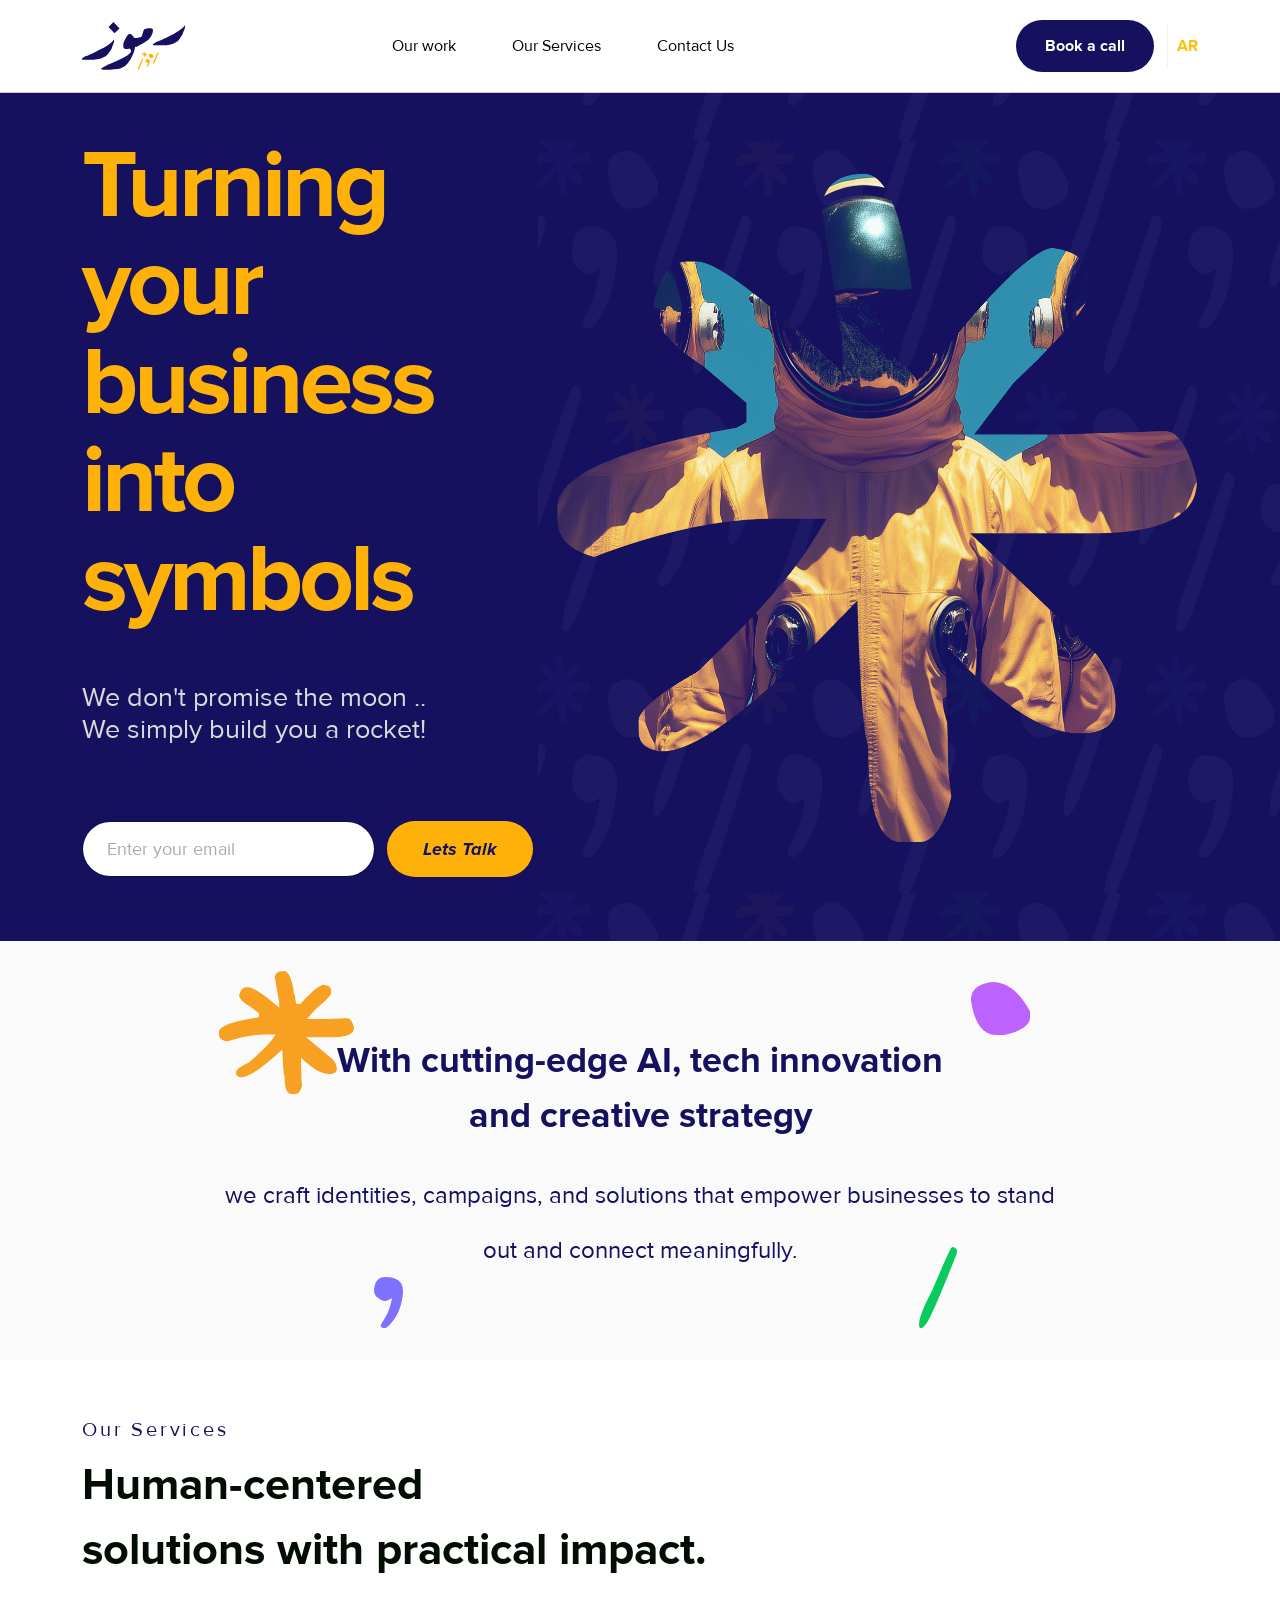
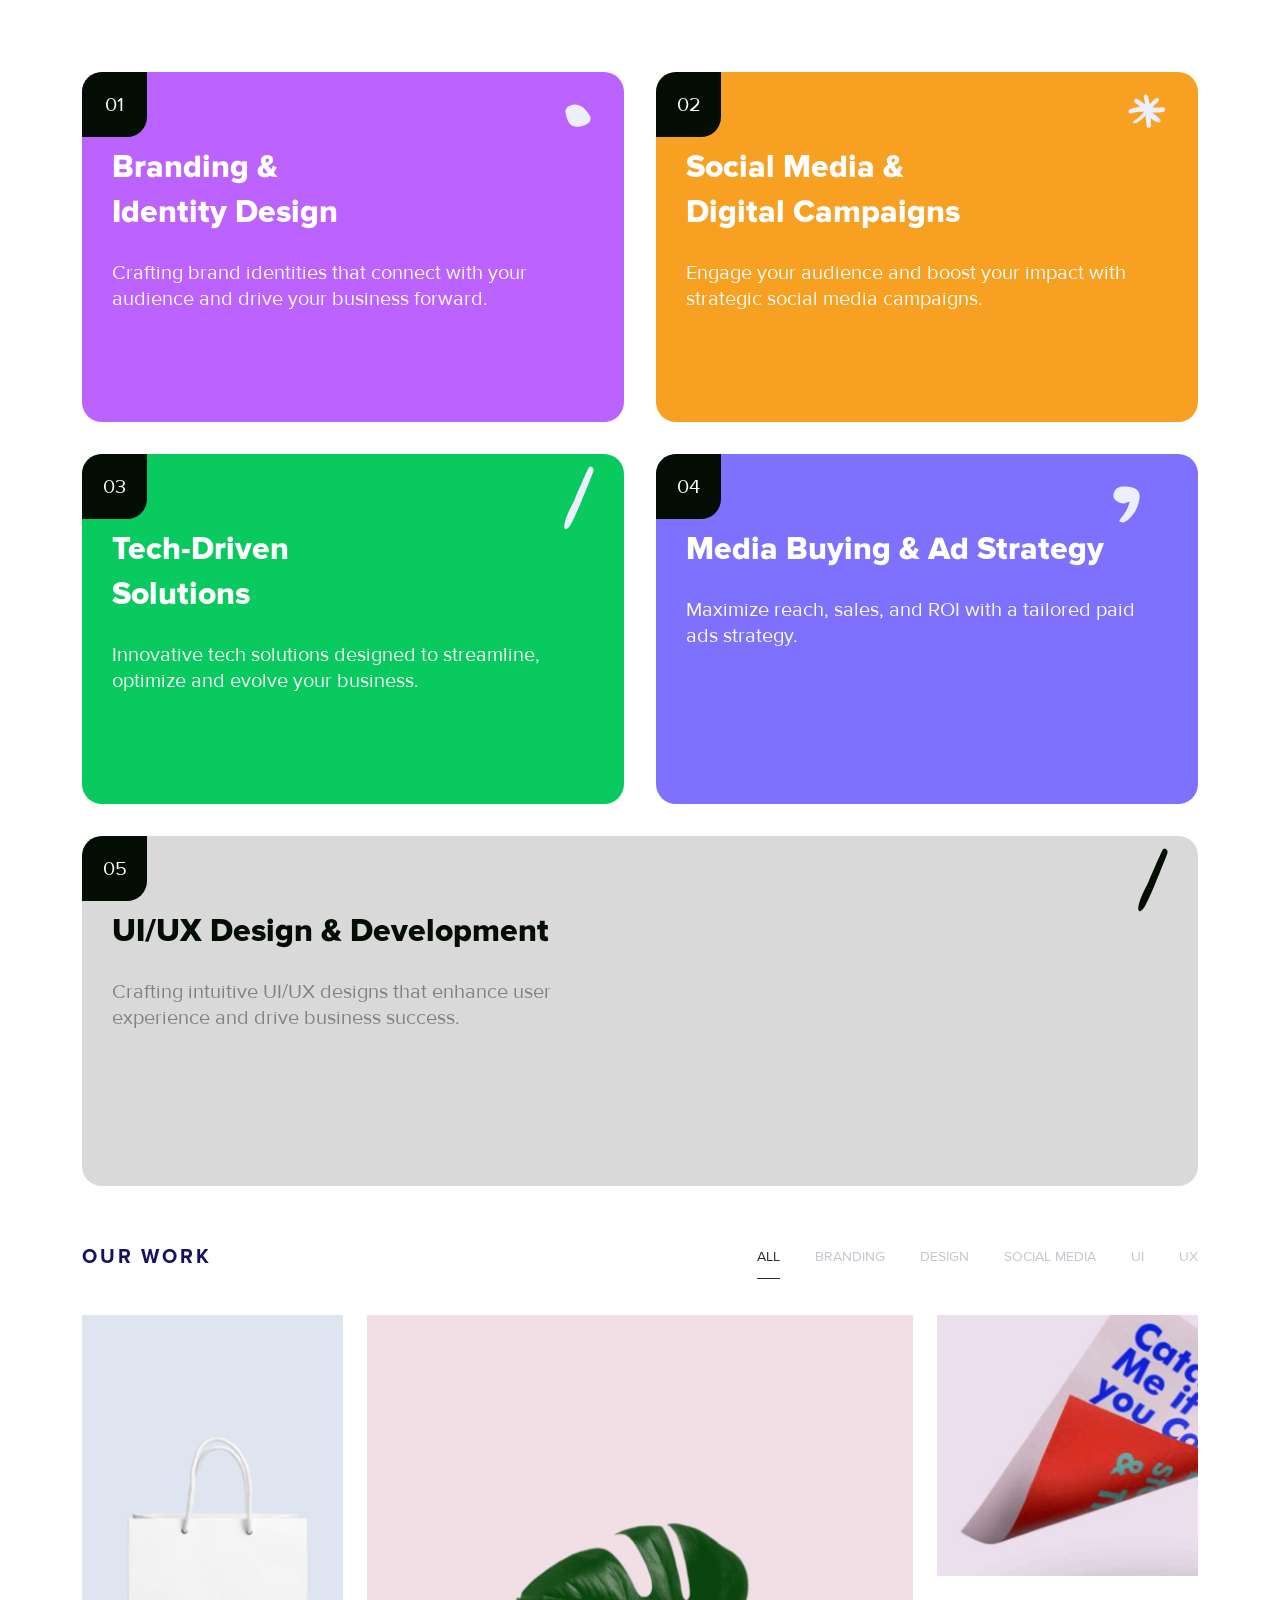
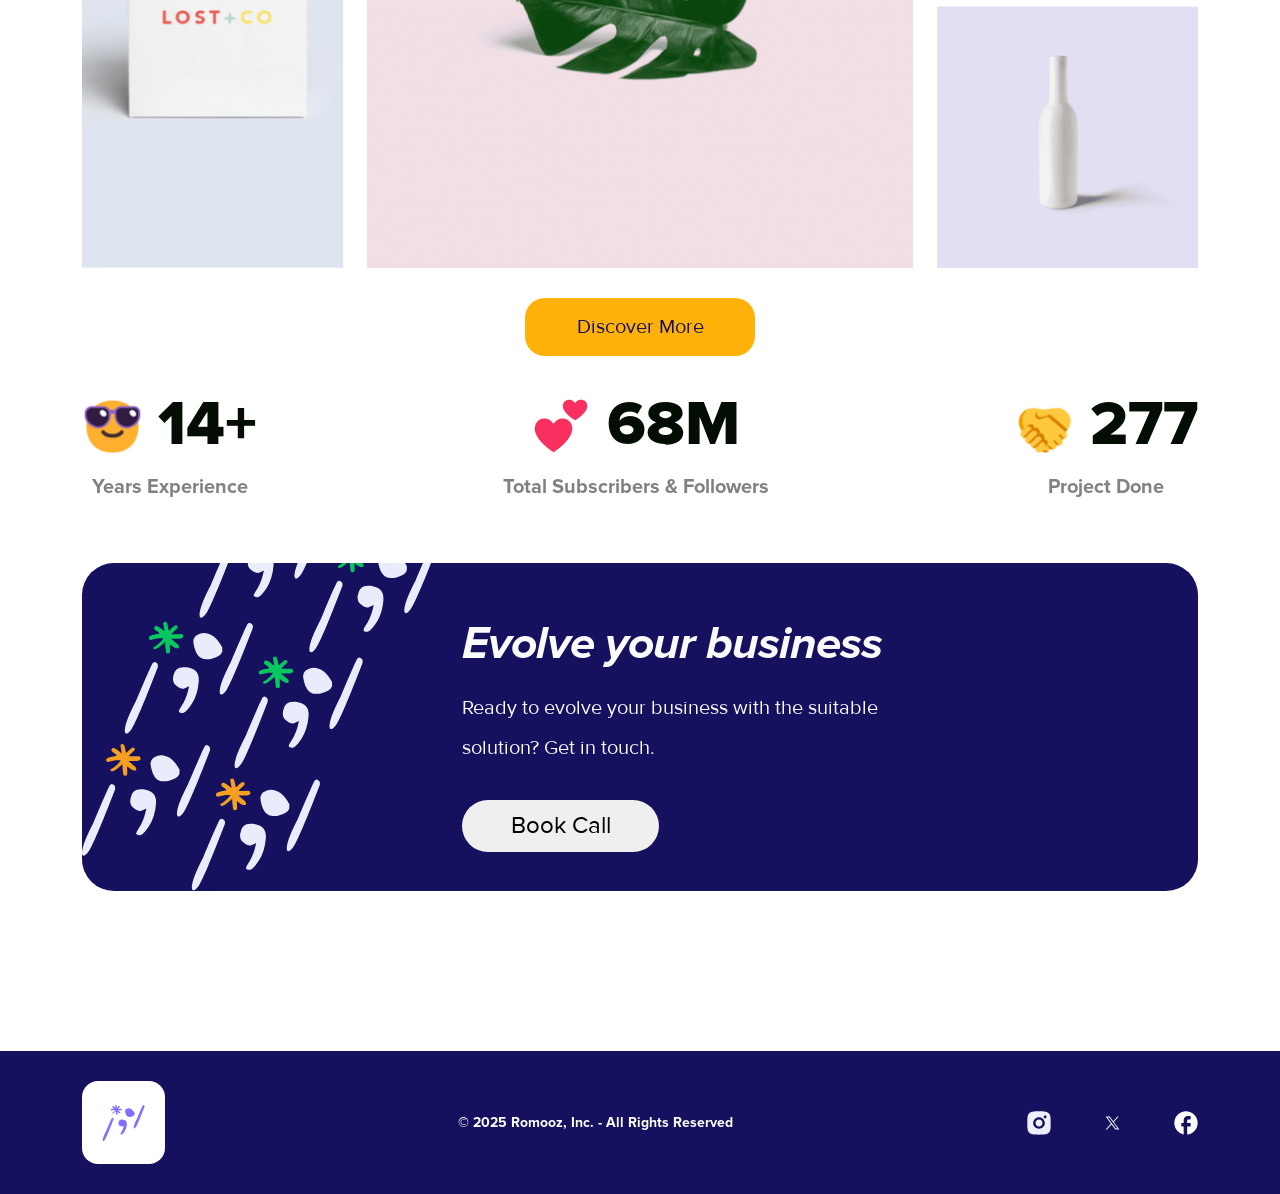
<file: index.html>
<!doctype html>
<html lang="en" dir="ltr">

<head>
    <meta charset="utf-8">
    <meta name="viewport" content="width=device-width, initial-scale=1">

    <title>Romoz || رموز - الصفحة الرئيسية</title>

    <!-- Desription | Author | Keywords -->
    <meta name="description" content="Romoz Digital Agency">
    <meta name="keywords" content="Branding, Identity Design, Romoz, ramz, رموز, رمز, Tech-Driven Solutions">
    <meta name="author" content="Romoz Agency">
    <meta name="theme-color" content="#ffffff">

    <!-- Favicon -->
    <link rel="icon" type="image/png" href="./assets/media/favicon/favicon-96x96.png" sizes="96x96" />
    <link rel="icon" type="image/svg+xml" href="./assets/media/favicon/favicon.svg" />
    <link rel="shortcut icon" href="./assets/media/favicon/favicon.ico" />
    <link rel="apple-touch-icon" sizes="180x180" href="./assets/media/favicon/apple-touch-icon.png" />
    <meta name="apple-mobile-web-app-title" content="Romoz" />
    <link rel="manifest" href="./assets/media/favicon/site.webmanifest" />

    <!-- links -->
    <link href="./assets/css/css.css" rel="preload" as="style" />
    <link rel="preload" href="./assets/media/hero.png" as="image">
    <link rel="preload" href="./assets/media/hero-pattern.svg" as="image">

    <link href="./assets/css/css.css" rel="stylesheet" />
</head>

<body>

    <header class="rmz-header">
        <div class="container">
            <div class="rmz-header__content">
                <nav class="navbar navbar-expand-lg navbar-light">
                    <a class="navbar-brand" href="">
                        <img src="./assets/media/logo1.svg" alt="Romoz Logo" loading="lazy" />
                    </a>
                    <button class="navbar-toggler" type="button" data-bs-toggle="collapse" data-bs-target="#navbarNav"
                        aria-controls="navbarNav" aria-expanded="false" aria-label="Toggle navigation">
                        <span class="navbar-toggler-icon"></span>
                    </button>
                    <div class="collapse navbar-collapse" id="navbarNav">
                        <ul class="navbar-nav ms-auto">
                            <li class="nav-item">
                                <a class="nav-link active" aria-current="page" href="">Our work</a>
                            </li>
                            <li class="nav-item">
                                <a class="nav-link" href="">Our Services</a>
                            </li>
                            <li class="nav-item">
                                <a class="nav-link" href="">Contact Us</a>
                            </li>
                        </ul>
                    </div>
                </nav>
                <div class="header-toolbar">
                    <a href="" class="rmz-btn btn-primary">Book a call</a>
                    <a href="" class="rmz-btn btn-link text-warning">AR</a>
                </div>
            </div>
        </div>

    </header>

    <main>
        <section class="rmz-hero">
            <div class="container">
                <div class="row align-items-center">
                    <div class="col-lg-5">
                        <div class="rmz-hero__content">
                            <h1 class="rmz-hero__title">Turning your business into symbols</h1>
                            <p class="rmz-hero__desc">
                                We don't promise the moon ..
                                <br>
                                We simply build you a rocket!
                            </p>
                            <form>
                                <div class="rmz-subscription-form">
                                    <input type="email" class="form-control" placeholder="Enter your email" />
                                    <button class="rmz-btn btn-secondary">Lets Talk</button>
                                </div>
                            </form>
                        </div>
                    </div>
                    <div class="col-lg-7">
                        <div class="rmz-hero__img">
                            <img src="./assets/media/hero.png" alt="image of 3 astronauts" width="100%"
                                loading="lazy" />
                        </div>
                    </div>
                </div>
            </div>
        </section>

        <section class="rmz-about">
            <div class="container about-texture">
                <div class="row justify-content-center">
                    <div class="col-lg-9 col-md-12">
                        <div class="rmz-about__content">
                            <h2 class="rmz-about__title">With cutting-edge AI, tech innovation and creative strategy
                            </h2>
                            <p class="rmz-about__desc">
                                we craft identities, campaigns, and solutions that empower businesses to stand out and
                                connect meaningfully.
                            </p>
                        </div>
                    </div>
                </div>
            </div>
        </section>

        <section class="rmz-services">
            <div class="container">
                <h2 class="rmz-services__subtitle">Our Services</h2>
                <h3 class="rmz-services__title">
                    <span>Human-centered </span>
                    solutions with practical impact.
                </h3>
                <ul class="rmz-services__list">
                    <li class="service-item circle-white">
                        <h4 class="service-item__title">Branding & Identity Design</h4>
                        <p class="service-item__desc">
                            Crafting brand identities that connect with your audience and drive your business forward.
                        </p>
                    </li>
                    <li class="service-item asterisk-white">
                        <h4 class="service-item__title">Social Media & Digital Campaigns</h4>
                        <p class="service-item__desc">
                            Engage your audience and boost your impact with strategic social media campaigns.
                        </p>
                    </li>
                    <li class="service-item slash-white">
                        <h4 class="service-item__title">Tech-Driven Solutions</h4>
                        <p class="service-item__desc">
                            Innovative tech solutions designed to streamline, optimize and evolve your business.
                        </p>
                    </li>
                    <li class="service-item comma-white">
                        <h4 class="service-item__title">Media Buying & Ad Strategy</h4>
                        <p class="service-item__desc">
                            Maximize reach, sales, and ROI with a tailored paid ads strategy.
                        </p>
                    </li>
                    <li class="service-item slash-black">
                        <h4 class="service-item__title">UI/UX Design & Development</h4>
                        <p class="service-item__desc">
                            Crafting intuitive UI/UX designs that enhance user experience and drive business success.
                        </p>
                    </li>
                </ul>
            </div>
        </section>

        <section class="rmz-portfolio">
            <div class="container">
                <div class="rmz-portfolio__content">
                    <div class="rmz-portfolio__header">
                        <h2 class="rmz-portfolio__title">Our Work</h2>
                        <div class="rmz-portfolio__filter">
                            <button class="rmz-btn filter-btn active" data-filter="all">All</button>
                            <button class="rmz-btn filter-btn" data-toggle=".branding">Branding</button>
                            <button class="rmz-btn filter-btn" data-toggle=".design">Design</button>
                            <button class="rmz-btn filter-btn" data-toggle=".social">Social Media</button>
                            <button class="rmz-btn filter-btn" data-toggle=".ui">UI</button>
                            <button class="rmz-btn filter-btn" data-toggle=".ux">UX</button>
                        </div>
                    </div>
                    <div class="rmz-portfolio__items portfolio">
                        <div class="row">
                            <div class="col-lg-3 branding mix">
                                <div class="portfolio-item">
                                    <img src="./assets/media/portfolio/branding.png" alt="Branding Project 1"
                                        loading="lazy" />
                                </div>
                            </div>
                            <div class="col-lg-6 social branding mix">
                                <div class="portfolio-item">
                                    <img src="./assets/media/portfolio/social.png" alt="Social Media Project 1"
                                        loading="lazy" />
                                </div>
                            </div>
                            <div class="col-lg-3">
                                <div class="row">
                                    <div class="col-12 ui ux mix">
                                        <div class="portfolio-item">
                                            <img src="./assets/media/portfolio/ui.png" alt="ui Project 1"
                                                loading="lazy" />
                                        </div>
                                    </div>
                                    <div class="col-12 ux mix">
                                        <div class="portfolio-item">
                                            <img src="./assets/media/portfolio/ux.png" alt="UX Project 1"
                                                loading="lazy" />
                                        </div>
                                    </div>
                                </div>
                            </div>
                        </div>
                    </div>

                    <div class="rmz-portfolio__more">
                        <a href="" class="rmz-btn btn-secondary">Discover More</a>
                    </div>

                </div>
            </div>
        </section>

        <section class="rmz-counters">
            <div class="container">
                <ul class="rmz-counters__content">
                    <li>
                        <div class="counter-icon">
                            <img src="./assets/media/smily.png" alt="smiley face icon"  loading="lazy" />
                            <span>14+</span>
                        </div>
                        <h2 class="counter-title">Years Experience</h2>
                    </li>
                    <li>
                        <div class="counter-icon">
                            <img src="./assets/media/hearts.png" alt="hearts icon" />
                            <span>68M</span>
                        </div>
                        <h2 class="counter-title">Total Subscribers & Followers</h2>
                    </li>
                    <li>
                        <div class="counter-icon">
                            <img src="./assets/media/handshake.png" alt="handshake icon"  loading="lazy" />
                            <span>277</span>
                        </div>
                        <h2 class="counter-title">Project Done</h2>
                    </li>
                </ul>
            </div>
        </section>

        <section class="rmz-contact">
            <div class="container">
                <div class="rmz-contact__content">
                    <div class="row align-items-center">
                        <div class="col-lg-4">
                            <div class="rmz-contact__pattern">
                                <img src="./assets/media/contact-pattern.svg" width="100%" alt="Romoz logo Pattern" >
                            </div>
                        </div>
                        <div class="col-lg-8">
                            <div class="rmz-contact__cta">
                                <h2 class="rmz-contact__title">Evolve your business</h2>
                                <p class="rmz-contact__desc">Ready to evolve your business with the suitable solution? Get in touch. </p>
                                <button class="rmz-btn btn-white">Book Call</button>
                            </div>
                        </div>
                    </div>
                </div>
            </div>
        </section>
    </main>

    <footer class="rmz-footer">
        <div class="container">
            <div class="rmz-footer__content">
                <div class="footer-logo">
                    <img src="./assets/media/logo2.svg" alt="Romoz Logo" width="43" height="38" loading="lazy" >
                </div>
                <p class="footer-copyrights">© 2025 Romooz, Inc. - All Rights Reserved</p>
                <ul class="footer-social">
                    <li>
                        <a href="" target="_blank">
                            <img src="./assets/media/instagram.svg" alt="instagram icon" width="24" height="24" loading="lazy" >
                        </a>
                    </li>
                    <li>
                        <a href="" target="_blank">
                            <img src="./assets/media/x.svg" alt="x icon" width="24" height="24" loading="lazy" >
                        </a>
                    </li>
                    <li>
                        <a href="" target="_blank">
                            <img src="./assets/media/facebook.svg" alt="facebook icon" width="24" height="24" loading="lazy" >
                        </a>
                    </li>
                </ul>
            </div>
        </div>
    </footer>

    <!-- scripts -->
    <script src="./assets/vendors/bootstrap.bundle.min.js" defer></script>
    <script type='text/javascript' src='./assets/vendors/mixitup.min.js' defer></script>
    <script>
        document.addEventListener("DOMContentLoaded", function () {
            var portfolioItem = document.querySelector('.rmz-portfolio');
            if (portfolioItem) {
                var mixer = mixitup(portfolioItem, {
                    controls: {
                        scope: 'local'
                    }
                });
            }
        });
    </script>

</body>

</html>
</file>
<file: assets/css/css.css>
@import url("../vendors/bootstrap.min.css");

/*=============*/
/* Fonts */
/* font weight light */
@font-face {
  font-family: "Proxima Nova";
  src: url("../fonts/proximanova_light.otf");
  src: url("../fonts/proximanova_light.otf") format("opentype");
  font-weight: 300;
  font-style: normal;
}
/* font weight normal */
@font-face {
  font-family: "Proxima Nova";
  src: url("../fonts/proximanova_regular.ttf");
  src: url("../fonts/proximanova_regular.ttf") format("truetype");
  font-weight: 400;
  font-style: normal;
}
/* font weight bold */
@font-face {
  font-family: "Proxima Nova";
  src: url("../fonts/proximanova_bold.otf");
  src: url("../fonts/proximanova_bold.otf") format("opentype");
  font-weight: 700;
  font-style: normal;
}
/* font weight bold talic */
@font-face {
  font-family: "Proxima Nova";
  src: url("../fonts/proximanova_boldit.otf");
  src: url("../fonts/proximanova_boldit.otf") format("opentype");
  font-weight: 700;
  font-style: italic;
}
/* font weight Extar bold */
@font-face {
  font-family: "Proxima Nova";
  src: url("../fonts/proximanova_extrabold.otf");
  src: url("../fonts/proximanova_extrabold.otf") format("opentype");
  font-weight: 800;
  font-style: normal;
}
/* font weight black */
@font-face {
  font-family: "Proxima Nova";
  src: url("../fonts/proximanova_black.ttf");
  src: url("../fonts/proximanova_black.otf") format("opentype"),
    url("../fonts/proximanova_black.ttf") format("truetype");
  font-weight: 900;
  font-style: normal;
}
/* font weight black Italic*/
@font-face {
  font-family: "Proxima Nova";
  src: url("../fonts/proximanova_blackit.otf");
  src: url("../fonts/proximanova_blackit.otf") format("opentype");
  font-weight: 900;
  font-style: italic;
}

/*=============*/
/* Reset Style */
body,
h1,
h2,
h3,
h4,
h5,
h6,
p {
  margin: 0;
}
a {
  text-decoration: none;
  transition: 0.2s all ease-in-out;
  cursor: pointer;
}
a:-webkit-any-link:focus-visible {
  outline: 0px;
}
p {
  margin: 0;
}
ul {
  list-style: none;
  padding: 0;
  margin: 0;
}
img {
  width: 100%;
}
/*=============*/
/* Body | RTL */
body {
  color: var(--clr-body);
  background: var(--bg-body);
  font-size: 16px;
  font-weight: 400;
  font-family: "Proxima Nova", sans-serif;
}
/*=============*/
/* Variables */
:root {
  --bg-body: #ffffff;
  --clr-body: #000000;
  --clr-primary: #15115f;
  --clr-secondary: #feb109;
  --clr-warning: #f7a022;
  --clr-success: #09ca5f;
  --clr-gray: #c2c6cd;
  --clr-gray-1: #edeffe;

  --clr-third: #BB62FF;
  --clr-info: #7E71FE;
}
/*=============*/
/* Components */
.rmz-btn {
  display: inline-flex;
  align-items: center;
  justify-content: center;
  padding: 16px 29px;
  border-radius: 40vw;
  text-decoration: none;
  font-size: 16px;
  line-height: 20px;
  font-weight: 600;
}
.rmz-btn.btn-primary {
  background: var(--clr-primary);
  color: white;
}
.rmz-btn.btn-link {
  padding: 0;
}
.rmz-btn.btn-secondary {
  background: var(--clr-secondary);
  color: var(--clr-primary);
}
.rmz-btn.btn-white {
  min-width: 197px;
  font-size: 24px;
  font-weight: 400;
  line-height: 20px;
  color: #000;
  border: 0;
}
/*=============*/
/* Header */
.rmz-header {
  border-bottom: 1px solid rgba(0, 0, 0, 0.2);
}
.rmz-header .rmz-header__content {
  display: flex;
  align-items: center;
  justify-content: space-between;
  gap: 1rem;
  padding: 20px 0;
}
.rmz-header .rmz-header__content .navbar {
  flex: 1.5;
  padding-block: 0;
}
.rmz-header .rmz-header__content .navbar .navbar-collapse {
  justify-content: center;
}
.rmz-header .rmz-header__content .navbar-nav {
  gap: 2.5rem;
  justify-content: flex-end;
  width: 100%;
}
.rmz-header .rmz-header__content .navbar-brand {
  padding: 0;
}
.rmz-header .rmz-header__content .navbar-nav .nav-link {
  color: #000000;
  font-weight: 400;
  font-size: 1rem;
  line-height: 20px;
}
.rmz-header .rmz-header__content .header-toolbar {
  flex: 1;
  display: flex;
  align-items: center;
  justify-content: flex-end;
  gap: 23px;
  position: relative;
  flex-wrap: wrap;
}
.rmz-header .rmz-header__content .header-toolbar:before {
  content: "";
  position: absolute;
  width: 1px;
  height: 44px;
  inset-inline-end: 30px;
  background-color: #000000;
  opacity: 0.05;
}
@media screen and (max-width:991.98px) {
  .rmz-header .navbar-toggler {display: none;}
}
/*=============*/
/* Hero */
.rmz-hero {
  background: var(--clr-primary);
  padding-block: 2.8rem 4rem;
  padding-inline: 1.5rem;
  position: relative;
  isolation: isolate;
}
.rmz-hero::before{
  content:'';
  position: absolute;
  top: 0;
  inset-inline-end: 0;
  width: 58%;
  height: 100%;
  background: url('../media/hero-pattern.svg') repeat center;
  z-index: -1;
  opacity: 0.23;
}
.rmz-hero .rmz-hero__content .rmz-hero__title {
  font-size: 96px;
  font-weight: 700;
  line-height: 98.5px;
  letter-spacing: -4px;
  color: var(--clr-secondary);
  margin-bottom: 52px;
}
.rmz-hero .rmz-hero__content .rmz-hero__desc {
  font-size: 27px;
  font-weight: 400;
  line-height: 32px;
  color: #d9d9d9;
  margin-bottom: 75px;
}
.rmz-hero .rmz-subscription-form {
  display: flex;
  align-items: center;
  gap: 12px;
}
.rmz-hero .rmz-subscription-form .form-control {
  padding: 16px 24px;
  font-size: 18px;
  font-weight: 400;
  line-height: 18px;
  color: #aaaaaa;
  border-radius: 4vw;
  max-width: 75%;
  border: 1px solid rgba(0, 0, 0, 0.2);
  color: #000;
  max-width: 340px;
}
.rmz-hero .rmz-subscription-form .form-control::placeholder {
  color: #aaaaaa;
}
.rmz-hero .rmz-subscription-form .form-control:focus-visible,
.rmz-hero .rmz-subscription-form .form-control:focus {
  box-shadow: 0 0 0px 2px var(--clr-secondary);
  border-color: var(--clr-secondary);
}
.rmz-hero .rmz-subscription-form .rmz-btn {
  font-size: 18px;
  font-style: italic;
  font-weight: 700;
  line-height: 20px;
  min-width: 146px;
  border-color: transparent;
}
.rmz-hero .rmz-subscription-form .rmz-btn:focus,
.rmz-hero .rmz-subscription-form .rmz-btn:focus-visible {
  border-color: var(--clr-primary);
  outline: 2px solid var(--clr-secondary);
}
.rmz-hero .rmz-hero__img {
  max-width: 640px;
  mix-blend-mode: lighten;
}
@media screen and (min-width: 992px) {
  .rmz-hero {min-height: calc(100vh - 93px);}
}
@media screen and (max-width: 991.98px) {
  .rmz-hero .rmz-hero__img {padding-top: 50px;}
}
/*=============*/
/* About */
.rmz-about {
  background: #fafafa;
  padding-block: 93px 82px;
  padding-inline: 24px;
  position: relative;
}
.about-texture{position: relative;}
.about-texture::before,
.about-texture::after{
  content: '';
  position: absolute;
}
.about-texture::before{
  width: 135px;
  height: 123px;
  background: url('../media/asterisk.svg') no-repeat center;
  background-size: 135px 123px;
  inset-inline-start: 149px;
  top: -63px;
}
.about-texture::after{
  width: 59px;
  height:53px;
  background: url('../media/circle.svg') no-repeat center;
  background-size: 59px 53px;
  inset-inline-end: 180px;
  top: -52px;
}

.rmz-about__content {
  position: relative;
}
.rmz-about__content::before,
.rmz-about__content::after{
  content: '';
  position: absolute;
  bottom: -50px;
}
.rmz-about__content::before{
  width: 29px;
  height: 51px;
  background: url('../media/comma.svg') no-repeat center;
  background-size: 29px 51px;
  inset-inline-start: 149px;
}
.rmz-about__content::after{
  width: 38px;
  height:81px;
  background: url('../media/slash.svg') no-repeat center;
  background-size: 38px 81px;
  inset-inline-end: 99px;
}

.rmz-about .rmz-about__content .rmz-about__title {
  font-size: 36px;
  font-weight: 700;
  line-height: 55px;
  text-align: center;

  margin-inline: auto;
  color: var(--clr-primary);
  margin-bottom: 24px;
}
.rmz-about .rmz-about__content .rmz-about__desc {
  font-size: 24px;
  font-weight: 400;
  line-height: 55px;
  text-align: center;
  color: var(--clr-primary);
}
@media screen and (min-width: 992px) {
  .rmz-about .rmz-about__content .rmz-about__title {
    max-width: 640px;
  }
}
@media screen and (max-width: 1199.98px){
  .rmz-about .about-texture::after {inset-inline-end: 70px;}
  .rmz-about__content::before {inset-inline-start: 20px;}
  .rmz-about__content::after {inset-inline-end: 30px;}
  .rmz-about .about-texture::before {
      inset-inline-start: 0;
      inset-inline-start: -80px;
      width: 115px;
      height: 103px;
      background-size: 115px 103px;
      top: -80px;
  }
}
@media screen and (max-width: 991.98px){
  .rmz-about .about-texture::after {inset-inline-end: -30px;}
  .rmz-about .about-texture::before {inset-inline-start: -80px;}
}
/*=============*/
/* Services */
.rmz-services {
  padding: 63px;
  position: relative;
}
.rmz-services .rmz-services__subtitle {
  font-size: 20px;
  font-weight: 400;
  line-height: 14px;
  letter-spacing: 2.8px;
  margin-bottom: 1rem;
  color: var(--clr-primary);
}
.rmz-services .rmz-services__title {
  font-size: 45px;
  font-weight: 700;
  line-height: 64.4px;
  color: #030d03;
  margin-bottom: 90px;
}
@media screen and (min-width: 992px) {
  .rmz-services .rmz-services__title > span {
    display: block;
  }
}
.rmz-services .rmz-services__list {
  display: flex;
  align-items: center;
  gap: 32px;
  flex-wrap: wrap;
  counter-reset: service-counter;
}
.rmz-services .rmz-services__list .service-item {
  min-height: 350px;
  min-width: 356px;
  padding: 74px 30px 50px;
  flex: 1 0 30%;
  border-radius: 20px;
  background: #D9D9D9;
  position: relative;
  counter-increment: service-counter;
}
.rmz-services .rmz-services__list .service-item::before {
  content: counter(service-counter, decimal-leading-zero);
  width: 65px;
  height: 65px;
  position: absolute;
  top: 0;
  inset-inline-start: 0;
  display: flex;
  align-items: center;
  justify-content: center;
  font-size: 20px;
  font-weight: 500;
  line-height: 26px;
  color: white;
  /* background: var(--clr-primary); */
  background: #030D03;
  border-start-start-radius: 20px;
  border-end-end-radius: 20px;
}
.rmz-services .rmz-services__list .service-item .service-item__title {
  font-size: 32px;
  font-weight: 800;
  line-height: 44.8px;
  color: #030D03;
  margin-bottom: 24px;
}
.rmz-services .rmz-services__list .service-item .service-item__desc {
  font-size: 20px;
  font-weight: 400;
  line-height: 26px;
  color: #818181;
}
@media screen and (min-width: 992px) {
  .rmz-services .rmz-services__list .service-item .service-item__desc {max-width: 456px;}
  .rmz-services .rmz-services__list .service-item:first-child .service-item__title,
  .rmz-services .rmz-services__list .service-item:nth-child(2) .service-item__title,
  .rmz-services .rmz-services__list .service-item:nth-child(3) .service-item__title{max-width: 280px;}
}

.rmz-services .rmz-services__list .service-item:first-child{background: var(--clr-third);}
.rmz-services .rmz-services__list .service-item:nth-child(2){background: var(--clr-warning);}
.rmz-services .rmz-services__list .service-item:nth-child(3){background: var(--clr-success);}
.rmz-services .rmz-services__list .service-item:nth-child(4){background: var(--clr-info);}
.rmz-services .rmz-services__list .service-item:first-child .service-item__title,
.rmz-services .rmz-services__list .service-item:first-child .service-item__desc,
.rmz-services .rmz-services__list .service-item:nth-child(2) .service-item__title,
.rmz-services .rmz-services__list .service-item:nth-child(2) .service-item__desc,
.rmz-services .rmz-services__list .service-item:nth-child(3) .service-item__title,
.rmz-services .rmz-services__list .service-item:nth-child(3) .service-item__desc,
.rmz-services .rmz-services__list .service-item:nth-child(4) .service-item__title,
.rmz-services .rmz-services__list .service-item:nth-child(4) .service-item__desc{color: white}
/*=============*/
.circle-white::after{
  content: '';
  position: absolute;
  width: 26px;
  height: 23px;
  background: url('../media/circle-white.svg') no-repeat center;
  background-size: 26px 23px;
  top: 32px;
  inset-inline-end: 33px;
}
.asterisk-white::after{
  content: '';
  position: absolute;
  width: 38px;
  height: 34px;
  background: url('../media/asterisk-white.svg') no-repeat center;
  background-size: 38px 34px;
  inset-inline-end: 32px;
  top: 22px;
}
.slash-white::after{
  content: '';
  position: absolute;
  width: 30px;
  height: 64px;
  background: url('../media/slash-white.svg') no-repeat center;
  background-size: 30px 64px;
  top: 12px;
  inset-inline-end: 30px;
}
.slash-black::after{
  content: '';
  position: absolute;
  width: 30px;
  height: 64px;
  background: url('../media/slash-black.svg') no-repeat center;
  background-size: 30px 64px;
  top: 12px;
  inset-inline-end: 30px;
}
.comma-white::after{
  content: '';
  position: absolute;
  width: 27px;
  height: 37px;
  background: url('../media/comma-white.svg') no-repeat center;
  background-size: 27px 37px;
  top: 32px;
  inset-inline-end: 58px;
}
/*=============*/
/* Portfolio */
.rmz-portfolio__header {
  display: flex;
  align-items: center;
  justify-content: space-between;
  gap: 16px;
  margin-bottom: 50px;
}
.rmz-portfolio__header .rmz-portfolio__title {
  font-family: Proxima Nova;
  font-size: 20px;
  font-weight: 700;
  line-height: 14px;
  letter-spacing: 2.8px;
  color: var(--clr-primary);
  text-transform: uppercase;
  min-width: max-content;
}
.rmz-portfolio__header .rmz-portfolio__filter {
  display: flex;
  align-items: center;
  gap: 30px 35px;
  flex-wrap: wrap;
}
.rmz-portfolio__header .rmz-portfolio__filter .rmz-btn.filter-btn {
  padding: 0;
  border: 0;
  background: transparent;
  font-size: 14px;
  font-weight: 500;
  line-height: 16px;
  color: #C2C6CD;
  text-transform: uppercase;
  position: relative;
}
.rmz-portfolio__header .rmz-portfolio__filter .rmz-btn.filter-btn::before{
  content: '';
  position: absolute;
  width: 0;
  height: 1px;
  background: #272B2B;
  bottom: -14px;
  transition: 0.3s width ease-in-out;
}
.rmz-portfolio__header .rmz-portfolio__filter .rmz-btn.filter-btn.mixitup-control-active,
.rmz-portfolio__header .rmz-portfolio__filter .rmz-btn.filter-btn:hover{color: #272B2B;}
.rmz-portfolio__header .rmz-portfolio__filter .rmz-btn.filter-btn.mixitup-control-active::before,
.rmz-portfolio__header .rmz-portfolio__filter .rmz-btn.filter-btn:hover::before{width: 100%;}

.rmz-portfolio__items .row .row{height: calc(100% - 30px);}
.rmz-portfolio__items .portfolio-item {
  height:  calc(100% - 30px);
  align-items: stretch;
  display: flex;
  margin-bottom: 30px;
}
.rmz-portfolio__items .portfolio-item img {
  object-fit: cover;
}
.rmz-portfolio__more {
  text-align: center;
  margin-bottom: 25px;
}
.rmz-portfolio__more .rmz-btn {
  border-radius: 20px;
  font-size: 20px;
  line-height: 26px;
  min-width: 230px;
  font-weight: 400;
}
/*=============*/
/* Counter */
.rmz-counters{margin-bottom: 40px;}
.rmz-counters__content {
  display: flex;
  align-items: center;
  justify-content: space-between;
  gap: 32px;
  flex-wrap: wrap;
}
.rmz-counters__content li .counter-icon{
  display: flex;
  align-items: center;
  justify-content: center;
  gap: 16px;
}
.rmz-counters__content li .counter-icon > img{
  width: 60px;
  height: 60px;
  object-fit: cover;
}
.rmz-counters__content li .counter-icon span{
  font-weight: 800;
  font-size: 63px;
  line-height: 90px;
  letter-spacing: 0%;
  text-align: center;
  color: #030D03;
}
.rmz-counters__content li > h2{
  font-weight: 600;
  font-size: 20px;
  line-height: 32px;
  text-align: center;
  color: #818181;
}
/*=============*/
/* Contact CTA */
.rmz-contact {
  margin-block: 60px 160px;
}
.rmz-contact__content {
  border-radius: 32px;
  background: #15115F;
}
.rmz-contact__pattern{
  overflow:clip;
  max-height: 371px;
}
.rmz-contact__pattern img{
  margin-top: -57px;
  max-width: 490px;
}
.rmz-contact__cta h2{
  font-size: 46px;
  font-weight: 700;
  font-style: italic;
  line-height: 87px;
  letter-spacing: -1px;
  color: #FAFAFA;
}
.rmz-contact__cta p{
  font-size: 20px;
  font-weight: 400;
  line-height: 40px;
  color: #FAFAFA;
  max-width: 480px;
  margin-bottom: 32px;
}
@media screen and (max-width: 991.98px) {
  .rmz-contact__content .col-lg-4{display: none;}
  .rmz-contact__content .rmz-contact__cta {padding: 20px 50px 50px;}
}
/*=============*/
/* Footer */
.rmz-footer {
  background: #15115F;
  padding-block: 30px;
}
.rmz-footer__content {
  display: flex;
  align-items: center;
  justify-content: space-between;
  flex-wrap: wrap;
  gap: 32px 16px;
}
.rmz-footer__content .footer-logo {
  padding: 20px;
  background: white;
  border-radius: 16px;
  width: 83px;
  height: 83px;
  display: flex;
  align-items: center;
  justify-content: center;
}
.rmz-footer__content .footer-copyrights {
  font-weight: 700;
  font-size: 14px;
  line-height: 20px;
  color: white;
}
.rmz-footer__content .footer-social {
  display: flex;
  align-items: center;
  gap: 50px;
}
@media screen and (max-width: 600.98px) {
  .rmz-footer__content{flex-direction: column;} 
}
@media screen and (max-width: 600.98px) {
  .rmz-services {padding: 20px;}
  .rmz-counters__content{justify-content: center;}
  .rmz-about .about-texture::before,
  .rmz-about .about-texture::after,
  .rmz-about__content::before,
  .rmz-about__content::after{content: none;}
}
/*=============*/
/* General */
.text-warning {
  color: var(--clr-warning);
}
</file>
